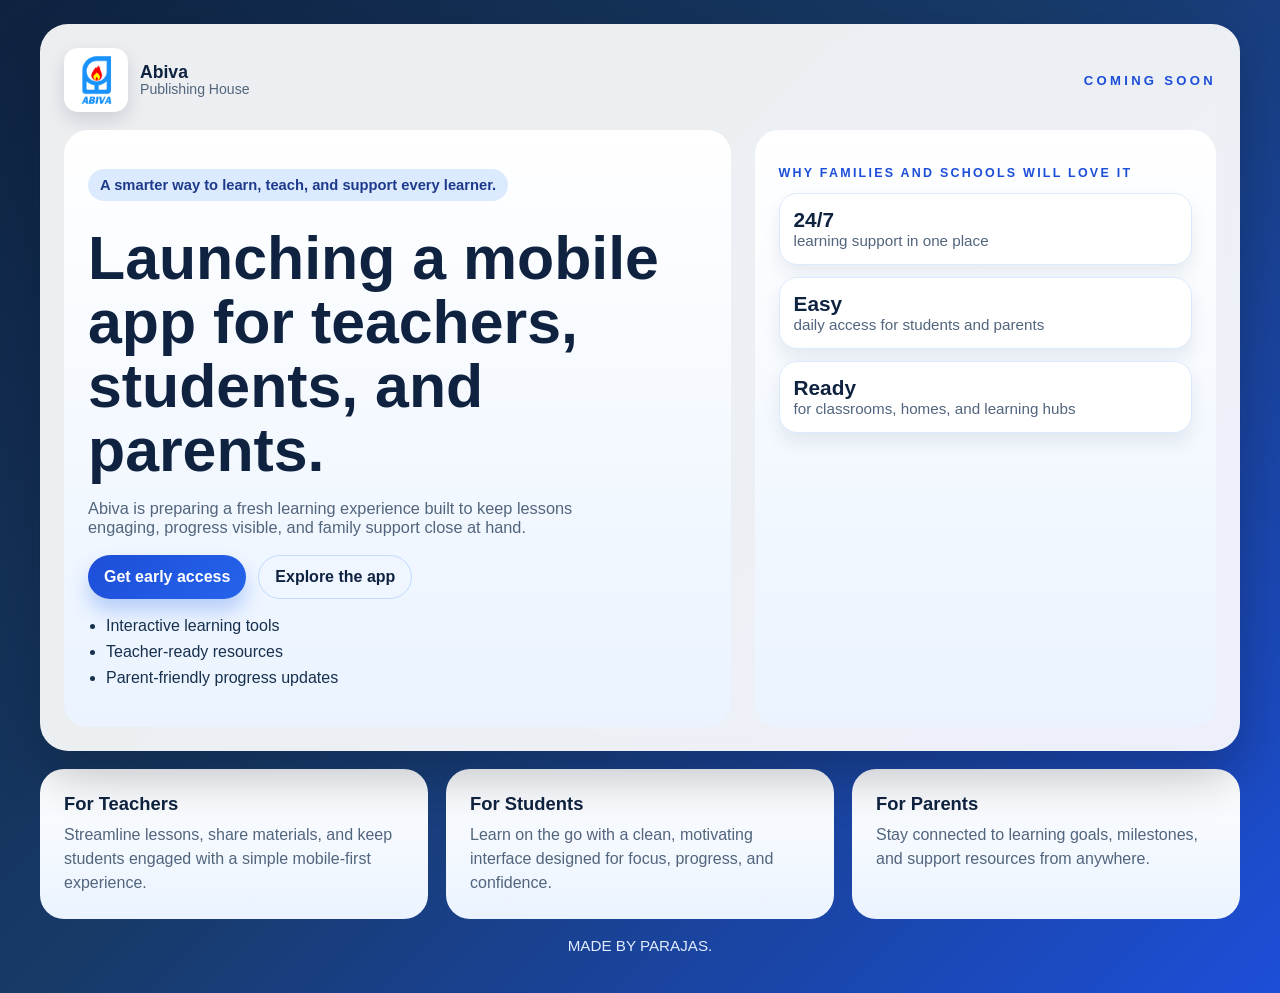
<file: index.html>
<!doctype html>
<html lang="en">
<head>
  <meta charset="UTF-8" />
  <meta name="viewport" content="width=device-width, initial-scale=1.0" />
  <title>Abiva | Learning App Launch</title>
  <meta name="description" content="A splash page for Abiva Publishing House's upcoming mobile app, designed for teachers, students, and parents." />
  <link rel="stylesheet" href="abv_style.css" />
</head>
<body>
  <main class="page-shell">
    <section class="hero-card">
      <header class="topbar">
        <a class="brand" href="#" aria-label="Abiva home">
          <img src="abiva_logo.png" alt="Abiva Publishing House logo" class="brand-logo" />
          <span class="brand-copy">
            <strong>Abiva</strong>
            <small>Publishing House</small>
          </span>
        </a>
        <p class="eyebrow">Coming soon</p>
      </header>

      <article class="hero-grid">
        <div class="hero-copy">
          <p class="tag">A smarter way to learn, teach, and support every learner.</p>
          <h1>Launching a mobile app for teachers, students, and parents.</h1>
          <p class="lead">Abiva is preparing a fresh learning experience built to keep lessons engaging, progress visible, and family support close at hand.</p>

          <div class="cta-row">
            <a class="btn btn-primary" href="#download">Get early access</a>
            <a class="btn btn-secondary" href="#audiences">Explore the app</a>
          </div>

          <ul class="mini-points">
            <li>Interactive learning tools</li>
            <li>Teacher-ready resources</li>
            <li>Parent-friendly progress updates</li>
          </ul>
        </div>

        <aside class="hero-panel" aria-label="App preview panel">
          <p class="panel-label">Why families and schools will love it</p>
          <div class="stat-card">
            <strong>24/7</strong>
            <span>learning support in one place</span>
          </div>
          <div class="stat-card">
            <strong>Easy</strong>
            <span>daily access for students and parents</span>
          </div>
          <div class="stat-card">
            <strong>Ready</strong>
            <span>for classrooms, homes, and learning hubs</span>
          </div>
        </aside>
      </article>
    </section>

    <section id="audiences" class="audience-grid">
      <article class="card">
        <h2>For Teachers</h2>
        <p>Streamline lessons, share materials, and keep students engaged with a simple mobile-first experience.</p>
      </article>
      <article class="card">
        <h2>For Students</h2>
        <p>Learn on the go with a clean, motivating interface designed for focus, progress, and confidence.</p>
      </article>
      <article class="card">
        <h2>For Parents</h2>
        <p>Stay connected to learning goals, milestones, and support resources from anywhere.</p>
      </article>
    </section>

    <section id="download" class="footer-note">
      <p>MADE BY PARAJAS.</p>
    </section>
  </main>
</body>
</html>
</file>
<file: abv_style.css>
:root {
  --navy: #0f2340;
  --blue: #1d4ed8;
  --sky: #eaf3ff;
  --ink: #17304d;
  --muted: #52657d;
  --white: #ffffff;
}

* { box-sizing: border-box; }

body {
  margin: 0;
  font-family: Arial, Helvetica, sans-serif;
  color: var(--ink);
  background:
    linear-gradient(135deg, #0f2340 0%, #173a67 45%, #1d4ed8 100%);
  min-height: 100vh;
}

img { display: block; max-width: 100%; }

.page-shell {
  min-height: 100vh;
  padding: 24px;
}

.hero-card {
  max-width: 1200px;
  margin: 0 auto;
  background: rgba(255, 255, 255, 0.92);
  border-radius: 28px;
  box-shadow: 0 24px 50px rgba(7, 18, 36, 0.28);
  padding: 24px;
  backdrop-filter: blur(8px);
}

.topbar {
  display: flex;
  justify-content: space-between;
  align-items: center;
  gap: 16px;
  margin-bottom: 18px;
}

.brand {
  display: inline-flex;
  align-items: center;
  gap: 12px;
  text-decoration: none;
  color: var(--navy);
}

.brand-logo {
  width: 64px;
  height: 64px;
  object-fit: contain;
  border-radius: 14px;
  background: var(--white);
  padding: 6px;
  box-shadow: 0 8px 18px rgba(15, 35, 64, 0.14);
}

.brand-copy {
  display: flex;
  flex-direction: column;
  line-height: 1.05;
}

.brand-copy strong {
  font-size: 1.1rem;
}

.brand-copy small {
  color: var(--muted);
  font-size: 0.88rem;
}

.eyebrow {
  text-transform: uppercase;
  letter-spacing: 0.25em;
  font-size: 0.82rem;
  color: var(--blue);
  font-weight: 700;
}

.hero-grid {
  display: grid;
  grid-template-columns: 1.3fr 0.9fr;
  gap: 24px;
  align-items: stretch;
}

.hero-copy,
.hero-panel,
.card {
  border-radius: 24px;
  background: linear-gradient(180deg, #ffffff 0%, var(--sky) 100%);
  padding: 24px;
}

.tag {
  display: inline-block;
  background: #dbeafe;
  color: #1e3a8a;
  border-radius: 999px;
  padding: 8px 12px;
  font-size: 0.92rem;
  font-weight: 700;
}

h1 {
  margin: 12px 0 10px;
  font-size: clamp(2.1rem, 6vw, 3.8rem);
  line-height: 1.05;
  color: var(--navy);
}

.lead {
  color: var(--muted);
  font-size: 1.02rem;
  max-width: 560px;
}

.cta-row {
  display: flex;
  flex-wrap: wrap;
  gap: 12px;
  margin: 18px 0;
}

.btn {
  display: inline-flex;
  align-items: center;
  justify-content: center;
  text-decoration: none;
  border-radius: 999px;
  padding: 12px 16px;
  font-weight: 700;
  transition: transform 0.2s ease, box-shadow 0.2s ease;
}

.btn:hover { transform: translateY(-1px); }

.btn-primary {
  background: linear-gradient(135deg, var(--blue), #2563eb);
  color: var(--white);
  box-shadow: 0 12px 20px rgba(37, 99, 235, 0.28);
}

.btn-secondary {
  background: #eff6ff;
  color: var(--navy);
  border: 1px solid #bfdbfe;
}

.mini-points {
  display: grid;
  gap: 8px;
  padding-left: 18px;
  color: var(--ink);
}

.panel-label {
  text-transform: uppercase;
  letter-spacing: 0.18em;
  font-size: 0.78rem;
  color: var(--blue);
  font-weight: 700;
}

.stat-card {
  border-radius: 18px;
  background: #ffffff;
  border: 1px solid #dbeafe;
  padding: 14px;
  margin-top: 12px;
  box-shadow: 0 10px 18px rgba(15, 35, 64, 0.08);
}

.stat-card strong {
  display: block;
  font-size: 1.3rem;
  color: var(--navy);
}

.stat-card span {
  color: var(--muted);
  font-size: 0.95rem;
}

.audience-grid {
  max-width: 1200px;
  margin: 18px auto 0;
  display: grid;
  grid-template-columns: repeat(3, 1fr);
  gap: 18px;
}

.card h2 {
  margin-top: 0;
  margin-bottom: 8px;
  font-size: 1.15rem;
  color: var(--navy);
}

.card p {
  color: var(--muted);
  margin: 0;
  line-height: 1.5;
}

.footer-note {
  max-width: 1200px;
  margin: 18px auto 0;
  color: #e0ecff;
  font-size: 0.95rem;
  text-align: center;
}

@media (max-width: 980px) {
  .hero-grid,
  .audience-grid {
    grid-template-columns: 1fr;
  }
}

@media (max-width: 640px) {
  .page-shell { padding: 12px; }
  .hero-card { padding: 16px; border-radius: 18px; }
  .topbar { align-items: flex-start; flex-direction: column; }
  .brand-logo { width: 56px; height: 56px; }
  h1 { font-size: 2rem; }
  .cta-row { flex-direction: column; align-items: stretch; }
}
</file>
